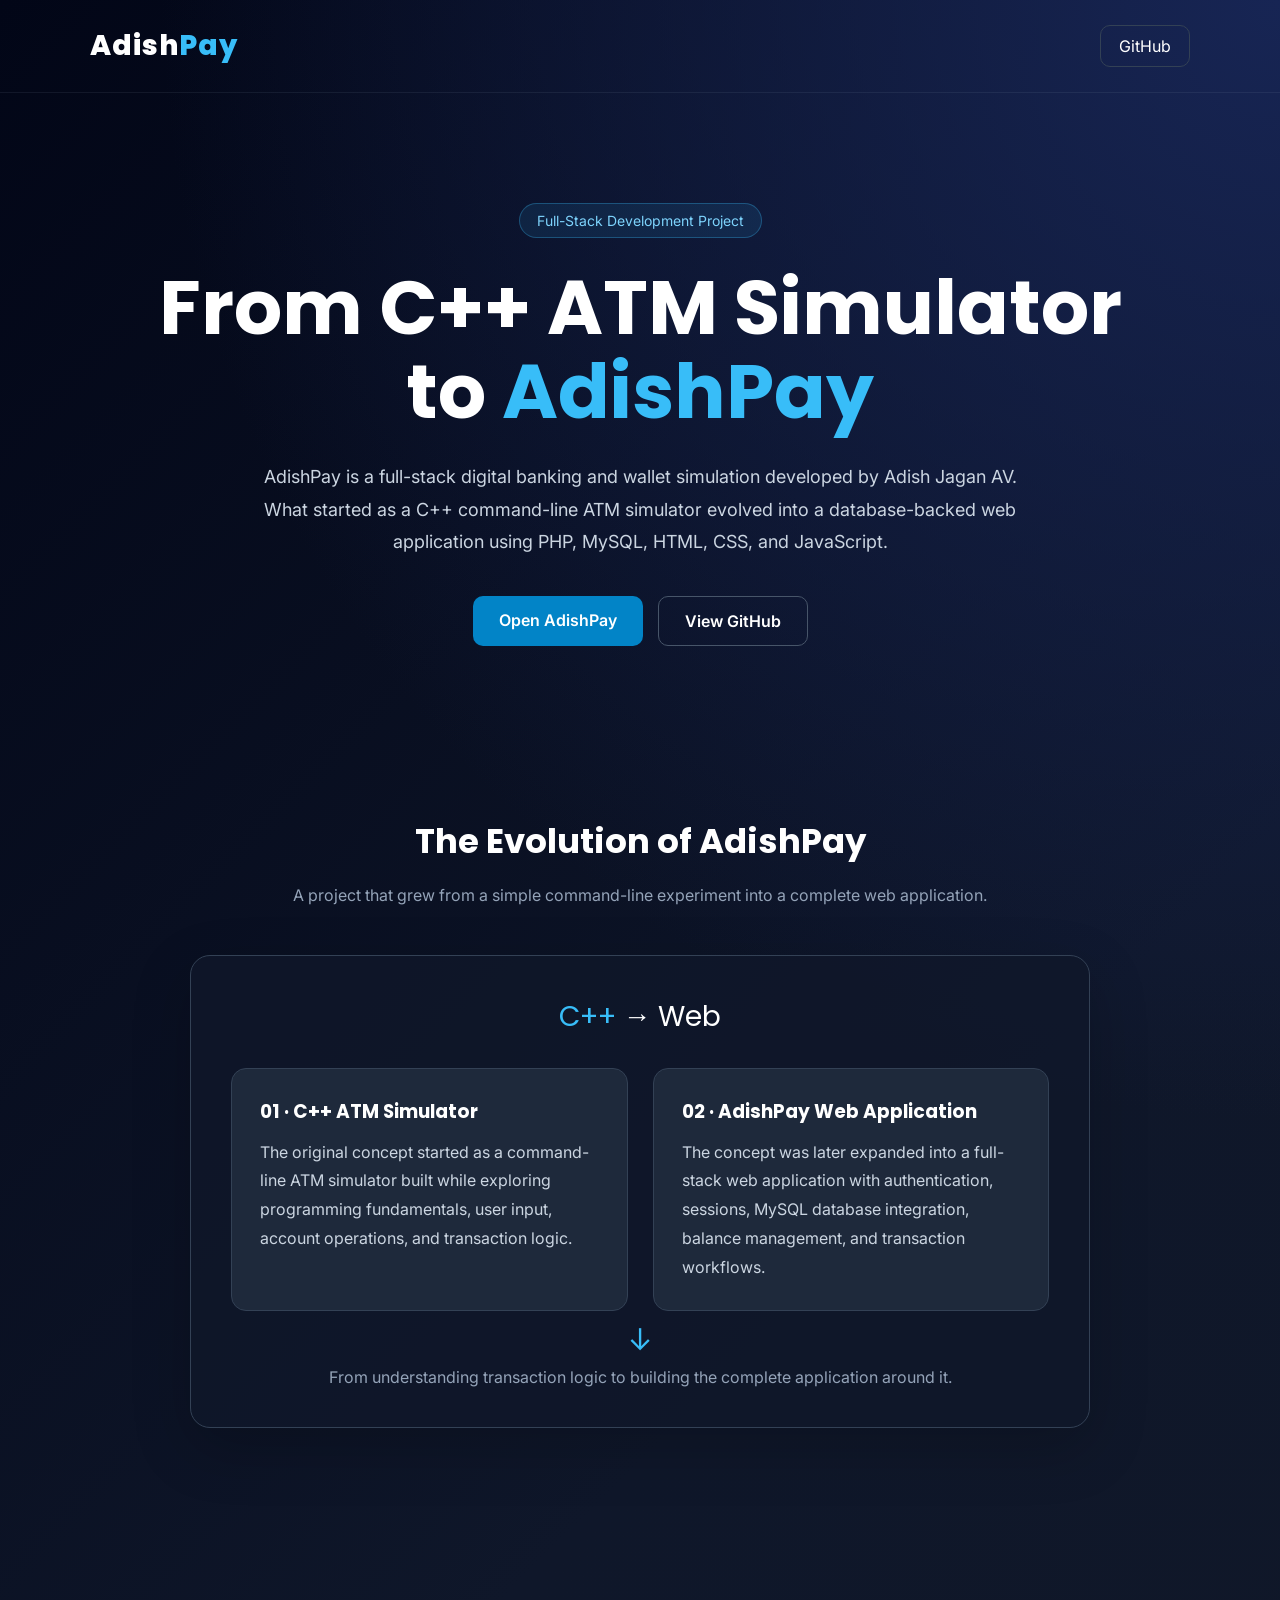
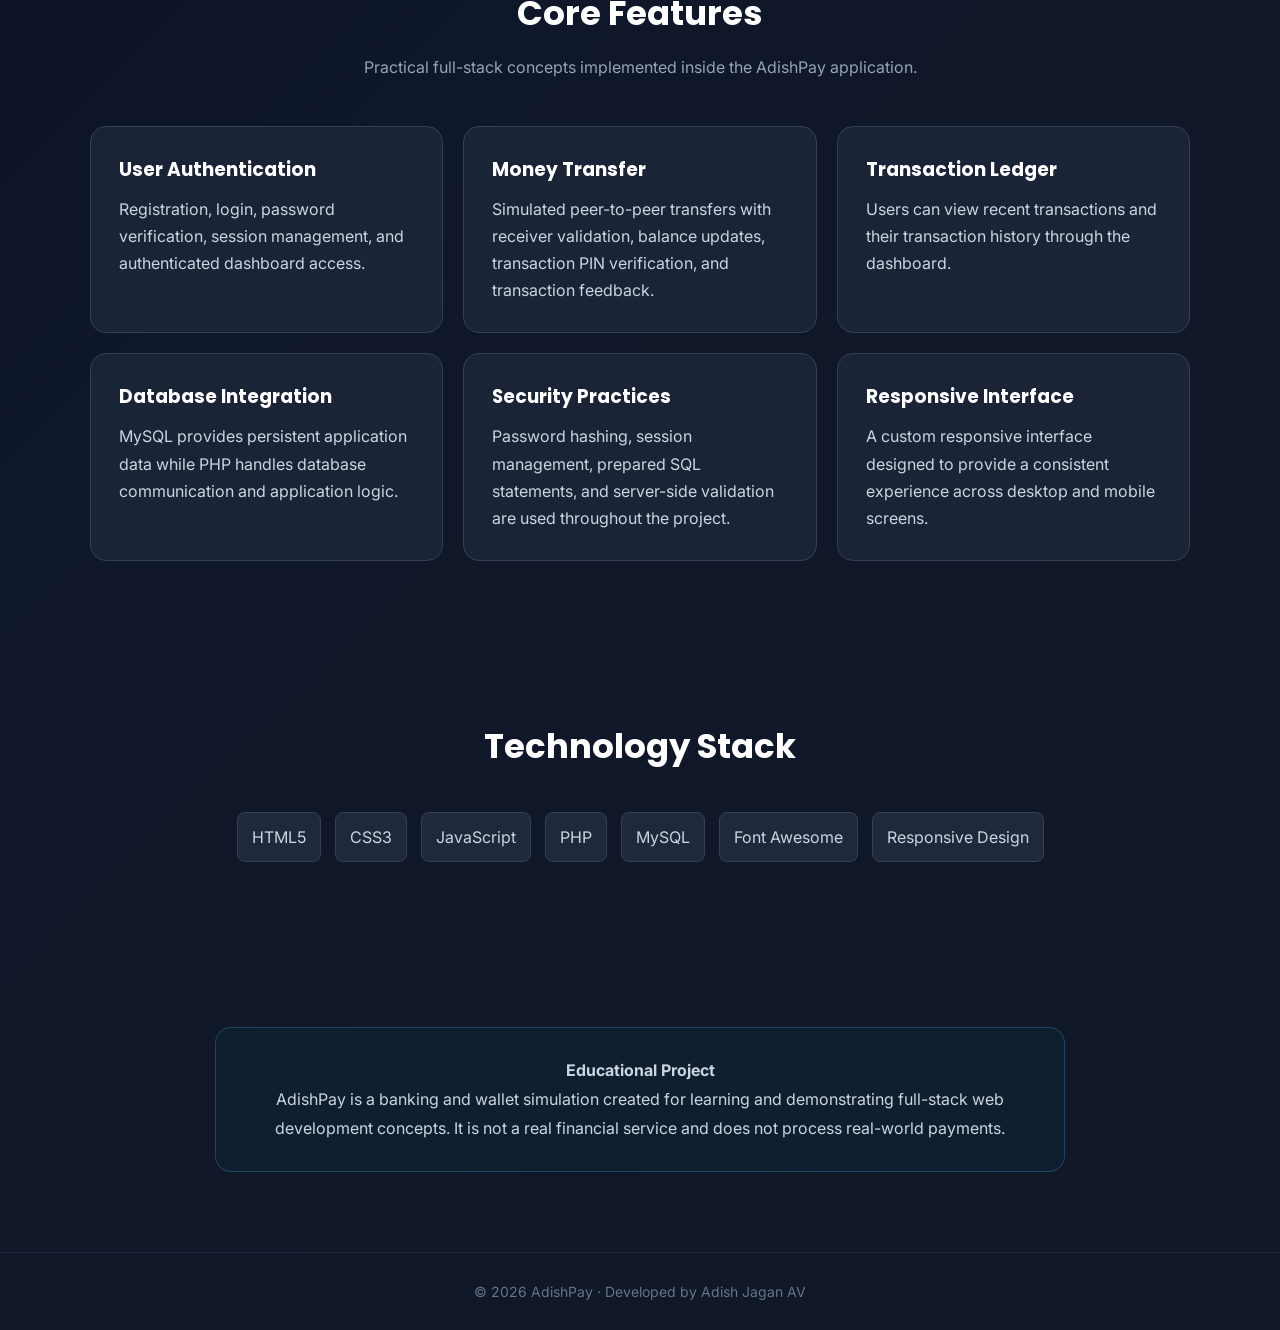
<file: AdishPay/index.html>
<!DOCTYPE html>
<html lang="en">

<head>

    <meta charset="UTF-8">
    <meta name="viewport" content="width=device-width, initial-scale=1.0">

    <title>AdishPay | From C++ ATM Simulator to Full-Stack Web Banking</title>

    <meta name="description"
        content="AdishPay is a full-stack digital banking simulation developed by Adish Jagan AV. The project evolved from a C++ ATM simulator into a PHP and MySQL web application featuring authentication, transactions, balance management, and dashboard workflows.">

    <meta name="author" content="Adish Jagan AV">

    <meta name="robots" content="index, follow">

    <meta property="og:title"
        content="AdishPay | From C++ ATM Simulator to Full-Stack Web Banking">

    <meta property="og:description"
        content="Explore the evolution of AdishPay from a C++ ATM simulator into a full-stack PHP and MySQL banking simulation.">

    <meta property="og:type" content="website">


    <link rel="icon" type="image/png" href="images/favicon.png">


    <link
        href="https://fonts.googleapis.com/css2?family=Inter:wght@400;500;600&family=Poppins:wght@500;600;700;800&display=swap"
        rel="stylesheet">


    <style>

        * {
            margin: 0;
            padding: 0;
            box-sizing: border-box;
        }


        html {
            scroll-behavior: smooth;
        }


        body {
            min-height: 100vh;
            background:
                radial-gradient(circle at top right, #172554 0%, transparent 35%),
                linear-gradient(135deg, #020617, #0f172a, #111827);

            color: #ffffff;
            font-family: "Inter", sans-serif;
        }


        .container {
            width: min(1100px, 92%);
            margin: auto;
        }


        /* NAVBAR */

        header {
            padding: 25px 0;
            border-bottom: 1px solid rgba(148, 163, 184, 0.1);
        }


        .navbar {
            display: flex;
            justify-content: space-between;
            align-items: center;
        }


        .logo {
            font-family: "Poppins", sans-serif;
            font-size: 28px;
            font-weight: 800;
            letter-spacing: 1px;
        }


        .logo .adish {
            color: #ffffff;
        }


        .logo .pay {
            color: #38bdf8;
        }


        .github {
            text-decoration: none;
            color: #ffffff;
            border: 1px solid #334155;
            padding: 10px 18px;
            border-radius: 10px;
            transition: 0.3s ease;
        }


        .github:hover {
            border-color: #38bdf8;
            color: #38bdf8;
        }


        /* HERO */

        .hero {
            text-align: center;
            padding: 110px 0 90px;
        }


        .badge {
            display: inline-block;
            padding: 8px 17px;
            border-radius: 30px;

            background: rgba(56, 189, 248, 0.1);
            border: 1px solid rgba(56, 189, 248, 0.3);

            color: #7dd3fc;

            font-size: 14px;
            margin-bottom: 28px;
        }


        .hero h1 {
            font-family: "Poppins", sans-serif;

            font-size: clamp(42px, 7vw, 76px);

            line-height: 1.1;

            margin-bottom: 28px;
        }


        .hero h1 span {
            color: #38bdf8;
        }


        .hero p {
            max-width: 800px;

            margin: auto;

            color: #cbd5e1;

            font-size: 18px;

            line-height: 1.8;
        }


        .buttons {
            margin-top: 38px;

            display: flex;

            justify-content: center;

            gap: 15px;

            flex-wrap: wrap;
        }


        .btn {
            display: inline-block;

            padding: 14px 26px;

            border-radius: 10px;

            text-decoration: none;

            font-weight: 600;

            transition: 0.3s ease;
        }


        .primary {
            background: #0284c7;

            color: white;
        }


        .primary:hover {
            background: #0369a1;

            transform: translateY(-2px);
        }


        .secondary {
            border: 1px solid #475569;

            color: white;
        }


        .secondary:hover {
            border-color: #38bdf8;

            color: #38bdf8;
        }


      

        .section {
            padding: 80px 0;
        }


        .section h2 {
            text-align: center;

            font-family: "Poppins", sans-serif;

            font-size: 34px;

            margin-bottom: 15px;
        }


        .section-intro {
            text-align: center;

            color: #94a3b8;

            margin-bottom: 45px;

            line-height: 1.7;
        }


        .story {
            max-width: 900px;

            margin: auto;

            background: rgba(15, 23, 42, 0.8);

            border: 1px solid #334155;

            border-radius: 20px;

            padding: 40px;

            box-shadow: 0 20px 60px rgba(0, 0, 0, 0.2);
        }


        .story-title {
            text-align: center;

            font-family: "Poppins", sans-serif;

            font-size: 28px;

            margin-bottom: 30px;
        }


        .story-title span {
            color: #38bdf8;
        }


        .timeline {
            display: grid;

            grid-template-columns: 1fr 1fr;

            gap: 25px;
        }


        .timeline-box {
            padding: 28px;

            border-radius: 15px;

            background: #1e293b;

            border: 1px solid #334155;
        }


        .timeline-box h3 {
            font-family: "Poppins", sans-serif;

            margin-bottom: 12px;
        }


        .timeline-box p {
            color: #cbd5e1;

            line-height: 1.8;
        }


        .arrow {
            text-align: center;

            font-size: 30px;

            color: #38bdf8;

            margin: 10px 0;
        }


    
        .cards {
            display: grid;

            grid-template-columns: repeat(3, 1fr);

            gap: 20px;
        }


        .card {
            background: rgba(30, 41, 59, 0.75);

            border: 1px solid #334155;

            border-radius: 16px;

            padding: 28px;

            transition: 0.3s ease;
        }


        .card:hover {
            transform: translateY(-5px);

            border-color: #38bdf8;
        }


        .card h3 {
            font-family: "Poppins", sans-serif;

            margin-bottom: 12px;
        }


        .card p {
            color: #cbd5e1;

            line-height: 1.7;
        }


       

        .tech {
            margin-top: 35px;

            text-align: center;

            color: #cbd5e1;

            line-height: 2;
        }


        .tech span {
            display: inline-block;

            margin: 5px;

            padding: 8px 14px;

            border-radius: 8px;

            background: #1e293b;

            border: 1px solid #334155;
        }


        .note {
            max-width: 850px;

            margin: auto;

            padding: 28px;

            border-radius: 16px;

            background: rgba(14, 116, 144, 0.08);

            border: 1px solid rgba(56, 189, 248, 0.25);

            color: #cbd5e1;

            text-align: center;

            line-height: 1.8;
        }


        /* FOOTER */

        footer {
            border-top: 1px solid #1e293b;

            padding: 30px 0;

            text-align: center;

            color: #64748b;

            font-size: 14px;
        }


        /* MOBILE */

        @media (max-width: 700px) {

            .hero {
                padding: 75px 0 60px;
            }


            .hero p {
                font-size: 16px;
            }


            .cards {
                grid-template-columns: 1fr;
            }


            .timeline {
                grid-template-columns: 1fr;
            }


            .story {
                padding: 25px;
            }


            .section {
                padding: 55px 0;
            }


            .github {
                padding: 8px 12px;

                font-size: 14px;
            }

        }

    </style>

</head>


<body>



    <header>

        <div class="container navbar">

            <div class="logo">
                <span class="adish">Adish</span><span class="pay">Pay</span>
            </div>


            <a
                class="github"
                href="https://github.com/adish-1"
                target="_blank"
                rel="noopener noreferrer">

                GitHub

            </a>

        </div>

    </header>



    <main>


        <!-- HERO -->

        <section class="hero">

            <div class="container">

                <div class="badge">
                    Full-Stack Development Project
                </div>


                <h1>

                    From C++ ATM Simulator
                    <br>

                    to <span>AdishPay</span>

                </h1>


                <p>

                    AdishPay is a full-stack digital banking and wallet
                    simulation developed by Adish Jagan AV. What started
                    as a C++ command-line ATM simulator evolved into a
                    database-backed web application using PHP, MySQL,
                    HTML, CSS, and JavaScript.

                </p>


                <div class="buttons">

                    <a
                        class="btn primary"
                        href="login/">
                        Open AdishPay

                    </a>


                    <a
                        class="btn secondary"
                        href="https://github.com/adish-1"
                        target="_blank"
                        rel="noopener noreferrer">
                        View GitHub

                    </a>

                </div>

            </div>

        </section>

        <section class="section">

            <div class="container">

                <h2>
                    The Evolution of AdishPay
                </h2>


                <p class="section-intro">

                    A project that grew from a simple command-line
                    experiment into a complete web application.

                </p>


                <div class="story">

                    <div class="story-title">

                        <span>C++</span> → Web

                    </div>


                    <div class="timeline">


                        <div class="timeline-box">

                            <h3>
                                01 · C++ ATM Simulator
                            </h3>

                            <p>

                                The original concept started as a
                                command-line ATM simulator built while
                                exploring programming fundamentals,
                                user input, account operations, and
                                transaction logic.

                            </p>

                        </div>


                        <div class="timeline-box">

                            <h3>
                                02 · AdishPay Web Application
                            </h3>

                            <p>

                                The concept was later expanded into
                                a full-stack web application with
                                authentication, sessions, MySQL
                                database integration, balance
                                management, and transaction workflows.

                            </p>

                        </div>

                    </div>


                    <div class="arrow">
                        ↓
                    </div>


                    <p style="text-align:center; color:#94a3b8;">

                        From understanding transaction logic
                        to building the complete application around it.

                    </p>

                </div>

            </div>

        </section>



        <!-- FEATURES -->

        <section class="section">

            <div class="container">

                <h2>
                    Core Features
                </h2>


                <p class="section-intro">

                    Practical full-stack concepts implemented inside
                    the AdishPay application.
                </p>
                <div class="cards">
                    <div class="card">
                        <h3>
                            User Authentication
                        </h3>
                        <p>
                            Registration, login, password verification,
                            session management, and authenticated
                            dashboard access.
                        </p>
                    </div>
                    <div class="card">
                        <h3>
                            Money Transfer
                        </h3>
                        <p>
                            Simulated peer-to-peer transfers with
                            receiver validation, balance updates,
                            transaction PIN verification, and
                            transaction feedback.
                        </p>
                    </div>
                    <div class="card">
                        <h3>
                            Transaction Ledger
                        </h3>
                        <p>
                            Users can view recent transactions and
                            their transaction history through the
                            dashboard.
                        </p>
                    </div>
                    <div class="card">
                        <h3>
                            Database Integration
                        </h3>
                        <p>
                            MySQL provides persistent application
                            data while PHP handles database
                            communication and application logic.
                        </p>
                    </div>
                    <div class="card">
                        <h3>
                            Security Practices
                        </h3>
                        <p>
                            Password hashing, session management,
                            prepared SQL statements, and server-side
                            validation are used throughout the project.
                        </p>
                    </div>
                    <div class="card">
                        <h3>
                            Responsive Interface
                        </h3>
                        <p>
                            A custom responsive interface designed
                            to provide a consistent experience across
                            desktop and mobile screens.
                        </p>
                    </div>
                </div>
            </div>
        </section>
        <section class="section">
            <div class="container">
                <h2>
                    Technology Stack
                </h2>
                <div class="tech">
                    <span>HTML5</span>
                    <span>CSS3</span>
                    <span>JavaScript</span>
                    <span>PHP</span>
                    <span>MySQL</span>
                    <span>Font Awesome</span>
                    <span>Responsive Design</span>
                </div>
            </div>
        </section>
        <section class="section">
            <div class="container">
                <div class="note">
                    <strong>
                        Educational Project
                    </strong>
                    <br>
                    AdishPay is a banking and wallet simulation created
                    for learning and demonstrating full-stack web
                    development concepts. It is not a real financial
                    service and does not process real-world payments.
                </div>
            </div>
        </section>
    </main>
    <footer>
        <div class="container">
            © 2026 AdishPay · Developed by Adish Jagan AV
        </div>
    </footer>
</body>
</html>
</file>
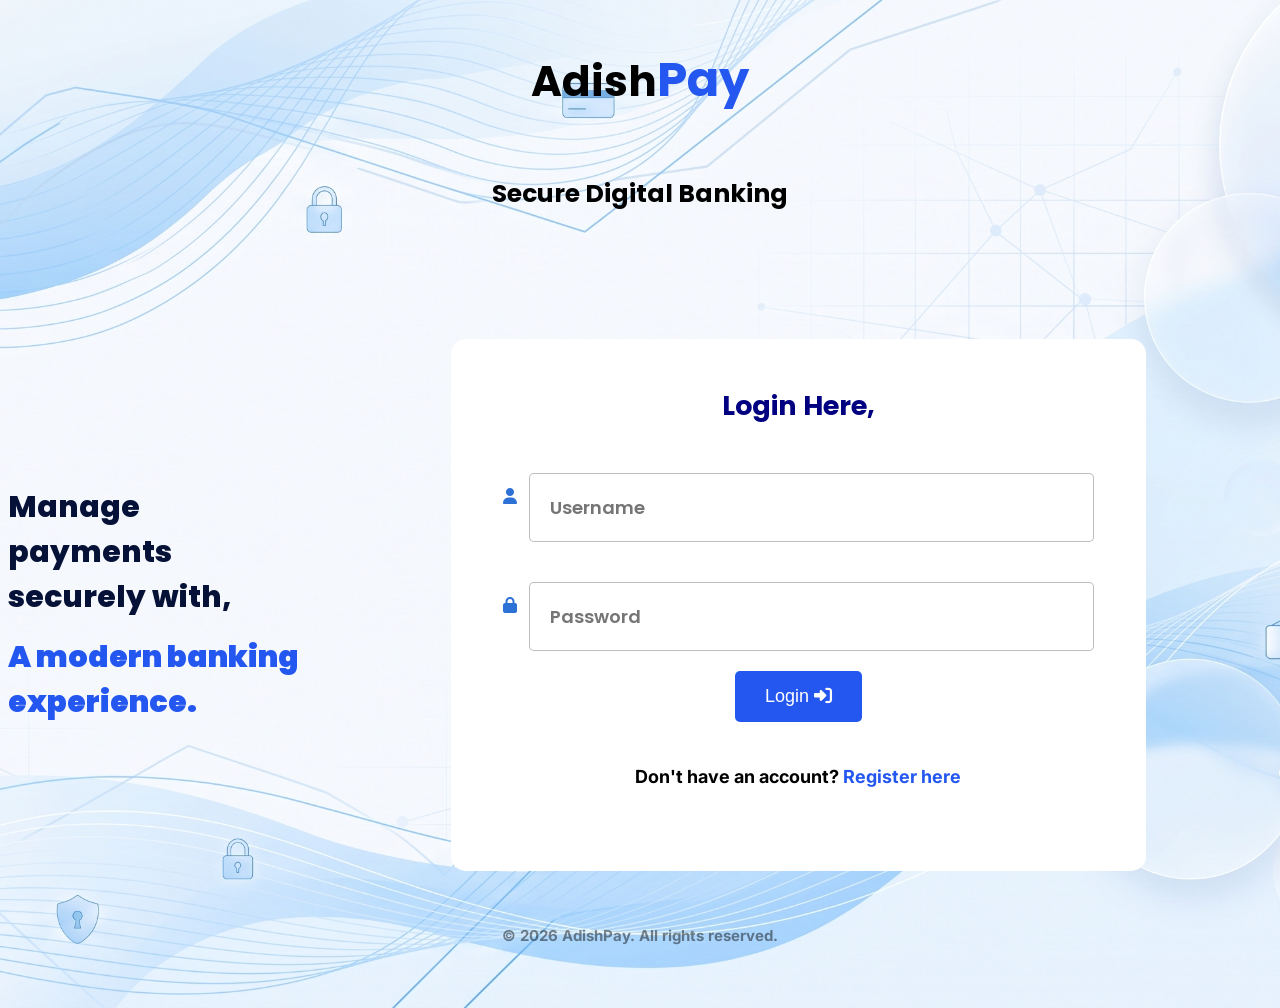
<file: AdishPay/login/index.html>
<!DOCTYPE html>
<html lang="en">
<head>
    <meta charset="UTF-8">
    <meta name="viewport" content="width=device-width, initial-scale=1.0">
    <title>AdishPay | Secure Digital Banking Simulator</title>
    <meta name="description" content="AdishPay is a full-stack digital banking and wallet simulation developed by Adish Jagan AV using PHP, MySQL, HTML, CSS, and JavaScript.">
    <meta name="author" content="Adish Jagan AV">
    <meta name="keywords" content="AdishPay, Adish Jagan AV, digital banking simulator, banking web application, PHP MySQL project, full stack web application">
    <meta name="robots" content="index, follow">
    <meta property="og:title" content="AdishPay | Secure Digital Banking Simulator">
    <meta property="og:description" content="A full-stack digital banking and wallet simulation developed by Adish Jagan AV using PHP and MySQL.">
    <meta property="og:type" content="website">

    <link rel="icon" type="image/png" href="../images/favicon.png">
    <link rel="stylesheet" href="login.css">
    <link href="https://fonts.googleapis.com/css2?family=Inter:wght@300;400;500;600&family=Poppins:wght@500;600;700&display=swap" rel="stylesheet">
    <link rel="stylesheet" href="https://cdnjs.cloudflare.com/ajax/libs/font-awesome/6.7.2/css/all.min.css">    
</head>
<body>
    <h1 class="logo">
    <span class="adish">Adish</span><span class="pay">Pay</span>
</h1>
    <h3>Secure Digital Banking</h3>
    <div class="main-box">
        <div class="secure-text">
          <span class="manage-span">Manage payments securely with,<br></span><span class="modern-span">A modern banking experience.</span>
        </div>
         
     <div class="login-container">
        <p class="login-p-text">Login Here, </p>
        <form method="POST" action="login.php">
                  
            <div class="username-input">
                <i class="fa-solid fa-user input-icon"></i>
                <input type="text" name="username" placeholder="Username" required>
            </div>

            <div class="password-input">
                <i class="fa-solid fa-lock input-icon"></i>
                <input type="password" name="password" placeholder="Password" required>
            </div>
            <div class="submit-button">
                <button type="submit">
                    Login
                    <i class="fa-solid fa-right-to-bracket"></i>
                </button>
            </div>
        </form>
        <h4>Don't have an account? <a href="../register/index.html">Register here</a></h4>
    </div>
  </div>
  <h6>© 2026 AdishPay. All rights reserved.</h6>
 </body>
 </html>
</file>
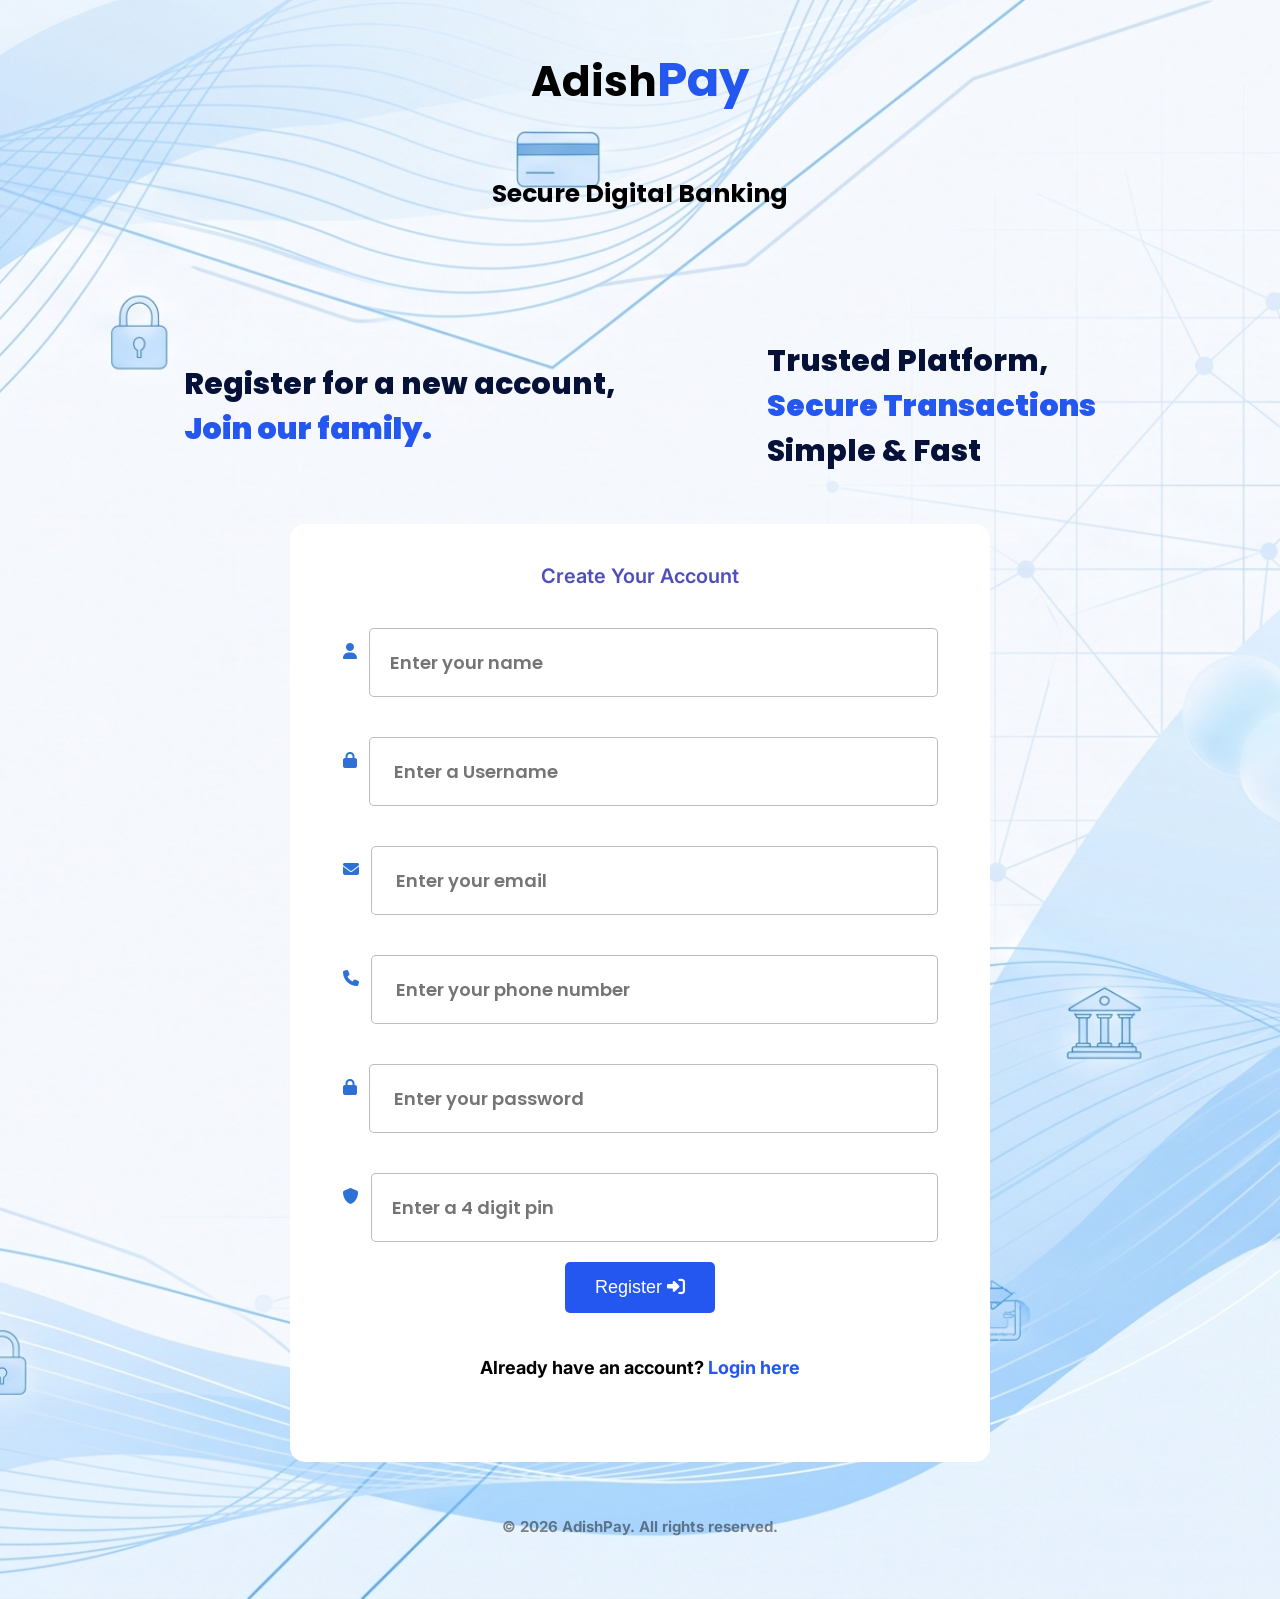
<file: AdishPay/register/index.html>
<!DOCTYPE html>
<html lang="en">
<head>
    <meta charset="UTF-8">
    <meta name="viewport" content="width=device-width, initial-scale=1.0">
    <title>AdishPay Register</title>
    <link rel="stylesheet" href="register.css">
    <link rel="icon" type="image/png" href="../images/favicon.png">
    <link href="https://fonts.googleapis.com/css2?family=Inter:wght@300;400;500;600&family=Poppins:wght@500;600;700&display=swap" rel="stylesheet">
    <link rel="stylesheet" href="https://cdnjs.cloudflare.com/ajax/libs/font-awesome/6.7.2/css/all.min.css">    
  </head>
<body>
    <h1 class="logo">
    <span class="adish">Adish</span><span class="pay">Pay</span>
</h1>
    <h3>Secure Digital Banking</h3>
    <div class="main-box">
        <div class="register-text">
          <span class="register-span">Register for a new account,<br></span><span class="join-span">Join our family.</span>
        </div>
        <div class="trust-box">
            <span class="trust-span">Trusted Platform,<br></span><span class="secure-span">Secure Transactions<br></span><span class="simple-span">Simple & Fast</span>
        </div>
    </div>


        <div class="register-container">
            <p class="register-p-text">Create Your Account </p>
            <form method="POST" action="register.php">
                  
            <div class="name-input">
                <i class="fa-solid fa-user input-icon"></i>
                <input type="text" name="name" placeholder="Enter your name" required pattern="[A-Za-z ]+">
            </div>

            <div class="username-input">
                <i class="fa-solid fa-lock input-icon"></i>
                <input type="text" name="username" placeholder=" Enter a Username" required pattern="[a-zA-Z_0-9]+">
            </div>
            <div class="email-input">
                <i class="fa-solid fa-envelope input-icon"></i>
                <input type="email" name="email" placeholder=" Enter your email" required>
            </div>
            <div class="phno-input">
                <i class="fa-solid fa-phone input-icon"></i>
                <input type="tel" name="phno" placeholder=" Enter your phone number" required pattern="[0-9]{10}" maxlength="10">
            </div>
            <div class="password-input">
                <i class="fa-solid fa-lock input-icon"></i>
                <input type="password" name="password" placeholder=" Enter your password" required pattern="[a-zA-Z0-9]{8,}">
            </div>
            <div class="pin-input">
                <i class="fa-solid fa-shield input-icon"></i>
                <input type="password" name="pin" placeholder="Enter a 4 digit pin" required pattern="[0-9]{4}" maxlength="4" inputmode="numeric">

            </div>
            <div class="submit-button">
                <button type="submit">
                    Register
                    <i class="fa-solid fa-right-to-bracket"></i>
                </button>
            </div>
        </form>
            <h4>Already have an account? <a href="../login/">Login here</a></h4>
             </div>
  <h6>© 2026 AdishPay. All rights reserved.</h6>
 </body>
 </html>
</file>
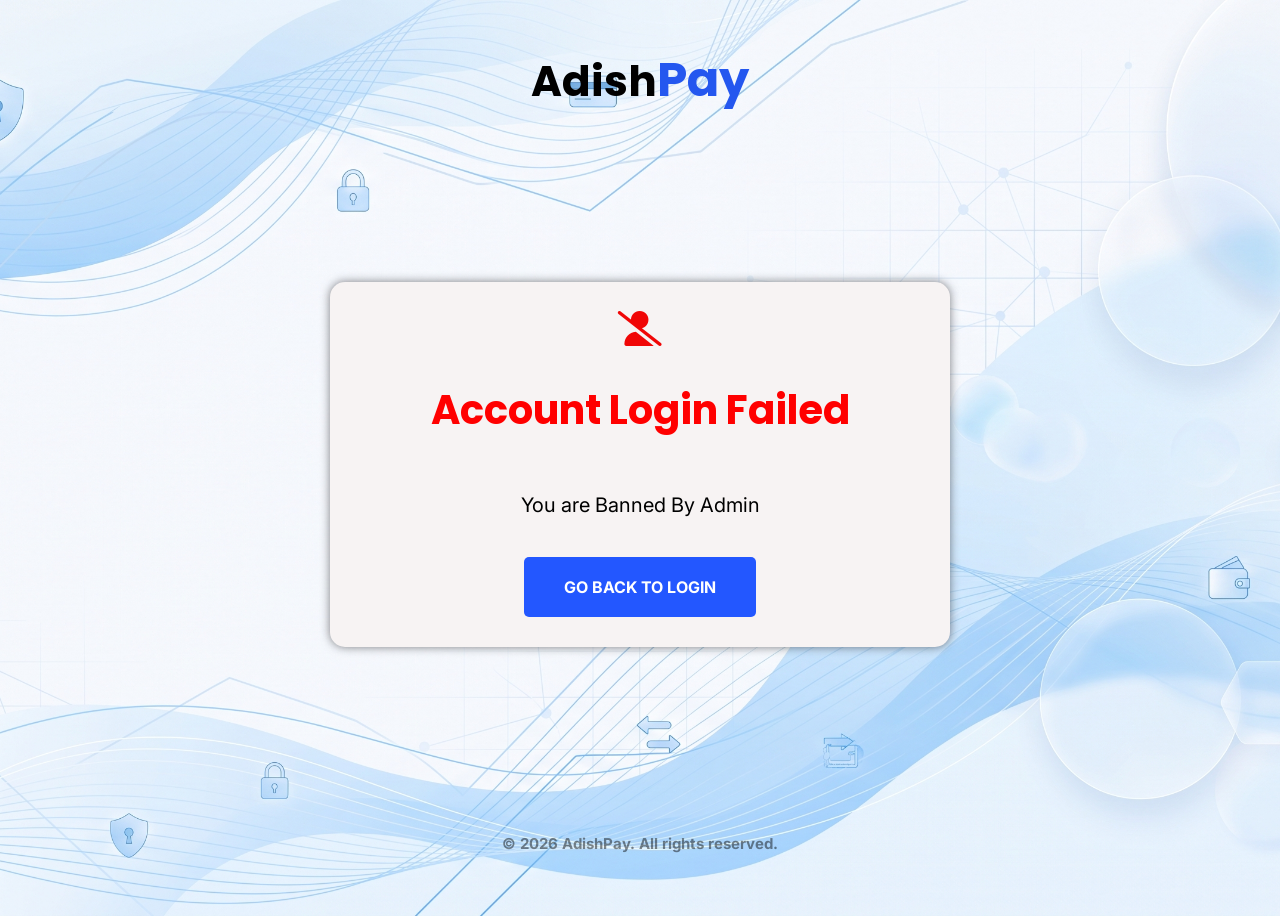
<file: AdishPay/dashboard/statusBlock/index.html>
<!DOCTYPE html>
<html lang="en">
<head>
    <meta charset="UTF-8">
    <meta name="viewport" content="width=device-width, initial-scale=1.0">
    <title>AdishPay AccountStatus</title>
    <link rel="stylesheet" href="style.css">
    <link rel="icon" type="image/png" href="../../images/favicon.png">

    <link href="https://fonts.googleapis.com/css2?family=Inter:wght@300;400;500;600&family=Poppins:wght@500;600;700&display=swap" rel="stylesheet">
    <link rel="stylesheet" href="https://cdnjs.cloudflare.com/ajax/libs/font-awesome/6.7.2/css/all.min.css">    
</head>
<body>
<h1 class="logo">
    <span class="adish">Adish</span><span class="pay">Pay</span>
</h1>
    <div class="main-card">
       <i class="fa-solid fa-user-slash error-icon"></i>

        <h2>Account Login Failed</h2>

        <p>You are Banned By Admin</p>
            
        <a href="../../login/">GO BACK TO LOGIN</a>
    </div>
</body>
 <h6>© 2026 AdishPay. All rights reserved.</h6>
</html>
</file>
<file: AdishPay/login/login.css>
body{
    background:url("../images/loginbg.png");
    background-position: center;
    background-size: cover;
    min-height: 100vh;
    display: flex;
    flex-direction: column;
   
}

h1{
    text-align: center;
    font-size: 50px;
    font-family: 'Poppins', sans-serif;
}
.adish{
    color:black;
    font-size:42px;
}
.pay{
    color:#2457ef;
    font-size:48px;
}
h3{
    text-align: center;
    font-size: 25px;
    font-family: 'Poppins', sans-serif;
}
form {
    width: 100%;
    display: flex;
    flex-direction: column;
    align-items: center;
}
input{
  transition: all 0.3s ease;
  width:100%;
  box-sizing: border-box;
}
input[type="text"], input[type="password"]{
    margin-top:20px;
    padding: 20px;
    outline: none;
    font-size: 20px;
    margin-bottom: 20px;
    border: 1px solid #a19d9db0;
    border-radius: 5px;
    font-family: "Poppins",sans-serif;
    font-weight: 600;
    font-size:18px;
    color:#051136;
}
input[type="text"]:focus, input[type="password"]:focus{
 transform:translateY(-3px);
    box-shadow: 0px 5px 10px rgba(0,0,0,0.2);
    border:1.5px solid #006eff;
}
input:valid{
    border: 1px solid #04a221c9;
}
.input-icon
{
    margin-top: 35px;
    color:#0757cfd8;
}
.login-container{
    width: 100%;
    max-width: 700px;
  padding-bottom:40px;
    background: white;
    border-radius: 15px;
    display: flex;
    flex-direction: column;
    align-items: center;
    padding-top: 20px;
    margin-right:10%;
    animation: popUp 0.5s ease-in-out;
}
@keyframes popUp{
    0%{
        transform: scale(0.8);
        opacity: 0;
    }
    100%{
        transform: scale(1);
        opacity: 1;
    }
}
.username-input, .password-input{
   display:flex;
   justify-content: space-between;
   gap:12px;
   width:85%;
}
.main-box{
    display: flex;
    flex-direction: row;
    justify-content: center;
   align-items: center;
    margin-top: 8%;
    gap:12%;
}
.secure-text{   
    font-size:30px;
    display:flex;
    flex-direction: column;
    gap:15px;
    font-family: 'Poppins', sans-serif;
    max-width: 420px;
}
.manage-span{
    color:#051136;
    font-weight:800;
}
.modern-span{
    color:#2457ef;
    font-weight: 900;
}
.login-p-text{
    font-size: 27px;
    font-family: 'Poppins', sans-serif;
    color:navy;
    font-weight: 700;
}
@media(max-width: 1000px){
    .main-box{
        flex-direction: column;
        gap: 20px;
    }
    .login-container{
        width:90%;
        margin:auto;
    }
    .secure-text{
        padding-right: 0;
        text-align: center;
    }
    body
    {
        background-size: 100% 100%;
        background-attachment: fixed;
    }
    h1
    {
        font-size: 40px;
    }
}

.submit-button button{
    width: 100%;
    padding-right: 30px;
    padding-left: 30px;
    padding-top: 15px;
    padding-bottom: 15px;
    background-color: #2457ef;
    color: white;
    border: none;
    border-radius: 5px;
    cursor: pointer;
    font-size: 18px;
    transition: all 0.3s ease;
}
.submit-button button:hover{
    transform:translateY(-5px);
    background-color: #033981;
}
h4
{
    font-size: 18px;
    padding:20px;
    font-family: 'inter', sans-serif;
}
h4 a{
    text-decoration: none;
    color: #2457ef;
    cursor:pointer;
    transition: color 0.3s ease;
}
h4 a:hover{
 color:#033981;
}
h6
{
    text-align: center;
    font-size: 15px;
    padding:20px;
    font-family: 'inter', sans-serif;
    color:rgba(0, 0, 0, 0.457);
}
</file>
<file: AdishPay/register/register.css>
body{
    background:url("../images/loginbg.png");
    background-position: center;
    background-size: cover;
    min-height: 100vh;
    display: flex;
    flex-direction: column;  
}
h1{
    text-align: center;
    font-size: 50px;
    font-family: 'Poppins', sans-serif;
}
.adish{
    color:black;
    font-size:42px;
}
.pay{
    color:#2457ef;
    font-size:48px;
}
h3{
    text-align: center;
    font-size: 25px;
    font-family: 'Poppins', sans-serif;
}
.main-box{
    display: flex;
    flex-direction: row;
    justify-content: center;
    align-items: center;
    font-size:30px;
    font-family: 'Poppins',sans-serif;
    margin-top: 8%;
    gap:12%;
    margin-bottom:50px;
}
.register-span{
    color:#051136;
    font-weight:800;
}
.join-span{
    color:#2457ef;
    font-weight: 900;
}
.trust-box
{
    font-family: 'Poppins', sans-serif;
}
.trust-span{
    color:#051136;
    font-weight:800;
}
.secure-span{
    color:#2457ef;
    font-weight: 900;
}
.simple-span{
    color:#051136;
    font-weight:800;
}

.register-p-text
{
    color:#1c1ca7c6;
    font-family:'inter',sans-serif;
    font-weight:600;
    font-size:20px; 
}
.register-container{
    width: 100%;
    max-width: 700px;
    margin:auto;
    padding-bottom:40px;
    background: white;
    border-radius: 15px;
    display: flex;
    flex-direction: column;
    align-items: center;
    padding-top: 20px;
    animation: popUp 0.5s ease-in-out;
}
@keyframes popUp{
    0%{
        transform: scale(0.8);
        opacity: 0;
    }
    100%{
        transform: scale(1);
        opacity: 1;
    }
}
form {
    width: 100%;
    display: flex;
    flex-direction: column;
    align-items: center;
}
input{
  transition: all 0.3s ease;
  width:100%;
  box-sizing: border-box;
}
input[type="text"], input[type="password"],input[type="email"],input[type="tel"]{
    margin-top:20px;
    padding: 20px;
    outline: none;
    font-size: 20px;
    margin-bottom: 20px;
    border: 1px solid #a19d9db0;
    border-radius: 5px;
    font-family: "Poppins",sans-serif;
    font-weight: 600;
    font-size:18px;
    color:#051136;
}
input[type="text"]:focus, input[type="password"]:focus,input[type="email"]:focus,input[type="tel"]:focus{
 transform:translateY(-3px);
    box-shadow: 0px 5px 10px rgba(0,0,0,0.2);
    border:1.5px solid #006eff;
}
input:valid{
    border: 1px solid #04a221c9;
}
.input-icon
{
    margin-top: 35px;
    color:#0757cfd8;
}
.username-input, .password-input, .email-input, .phno-input,.name-input,.pin-input{
   display:flex;
   justify-content: space-between;
   gap:12px;
   width:85%;
}
.submit-button button{
    width: 100%;
    padding-right: 30px;
    padding-left: 30px;
    padding-top: 15px;
    padding-bottom: 15px;
    background-color: #2457ef;
    color: white;
    border: none;
    border-radius: 5px;
    cursor: pointer;
    font-size: 18px;
    transition: all 0.3s ease;
}
.submit-button button:hover{
    transform:translateY(-5px);
    background-color: #033981;
}
button:active{
transform:scale(.98);
}
h4
{
    font-size: 18px;
    padding:20px;
    font-family: 'inter', sans-serif;
}
h4 a{
    text-decoration: none;
    color: #2457ef;
    cursor:pointer;
    transition: color 0.3s ease;
}
h4 a:hover{
 color:#033981;
}
h6
{
    text-align: center;
    font-size: 15px;
    padding:20px;
    font-family: 'inter', sans-serif;
    color:rgba(0, 0, 0, 0.457);
}
@media(max-width:1000px)
{
   body{
        background-size: 100% 100%;
        background-attachment: fixed;
    }
    h1{
       font-size:40px;
    }   
    .main-box{
        flex-direction: column;
        font-size:25px;
    }
    .register-container{
        width:90%;
    }
    .trust-box
    {
        padding-top:10px;
    }
}
</file>
<file: AdishPay/dashboard/statusBlock/style.css>
body{
                background:url("../../images/loginbg.png");
                background-position: center;
                background-size: cover;
                min-height: 100vh;
                display: flex;
                align-items: center;
                flex-direction: column;
            }
            h1{
            text-align: center;
            font-size: 50px;
            font-family: 'Poppins', sans-serif;
            }
        .adish{
            color:black;
            font-size:42px;
            }
        .pay{
            color:#2457ef;
            font-size:48px;
            }
            .main-card{
                display: flex;  
                flex-direction: column;
                background-color: #f7f3f3;
                padding:30px;
                width:60%;
                max-width:560px;
                align-items: center;
                border-radius:15px;
                margin:auto;
                box-shadow: 0 0 10px  rgba(27, 27, 30, 0.553);
                animation: popUp 0.5s ease-in-out;
            }
            @keyframes popUp
            {
                0%{
                opacity:0;
                transform:translateY(10px);
                }
                100%{
                    opacity: 1;
                    transform:translateY(0);
            }
        }
         .error-icon{
                font-size:35px;
                color:#f00606;
         }
        h2
            {
                font-size: 40px;
                font-family:'Poppins',sans-serif;
                color:red;
            }
         
         p{
                font-size:20px;
                font-family:'inter',sans-serif;
                color:#000000;
            }
            a
            {
                text-decoration: none;
                background-color:#2357ff;
                padding:20px 40px;
                border-radius:5px;
                font-weight:bold;
                font-family:'inter',sans-serif;
                color:white;
                margin-top:20px;
                transition:0.3s ease all;
            }
            a:hover{
                transform:translateY(-5px);  
            }
            h6
{
    text-align: center;
    font-size: 15px;
    padding:20px;
    font-family: 'inter', sans-serif;
    color:rgba(0, 0, 0, 0.457);
}
</file>
